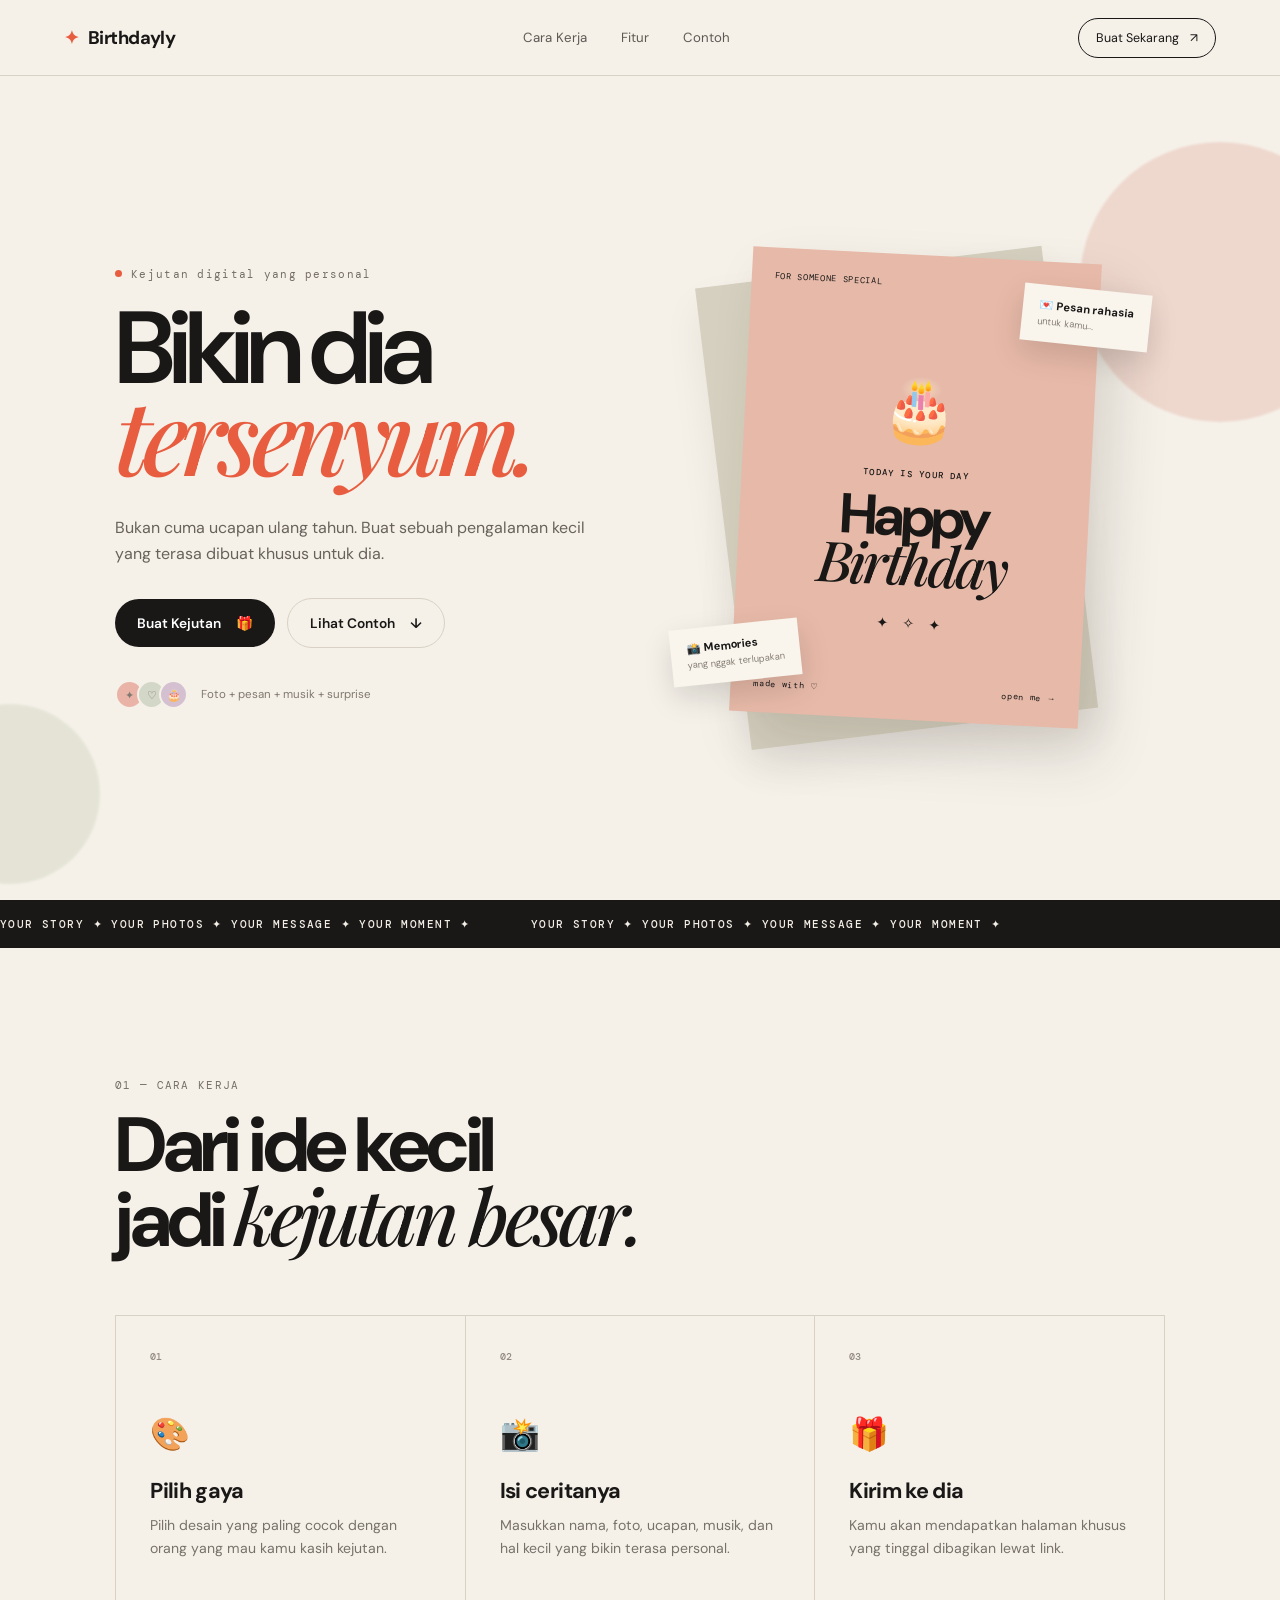
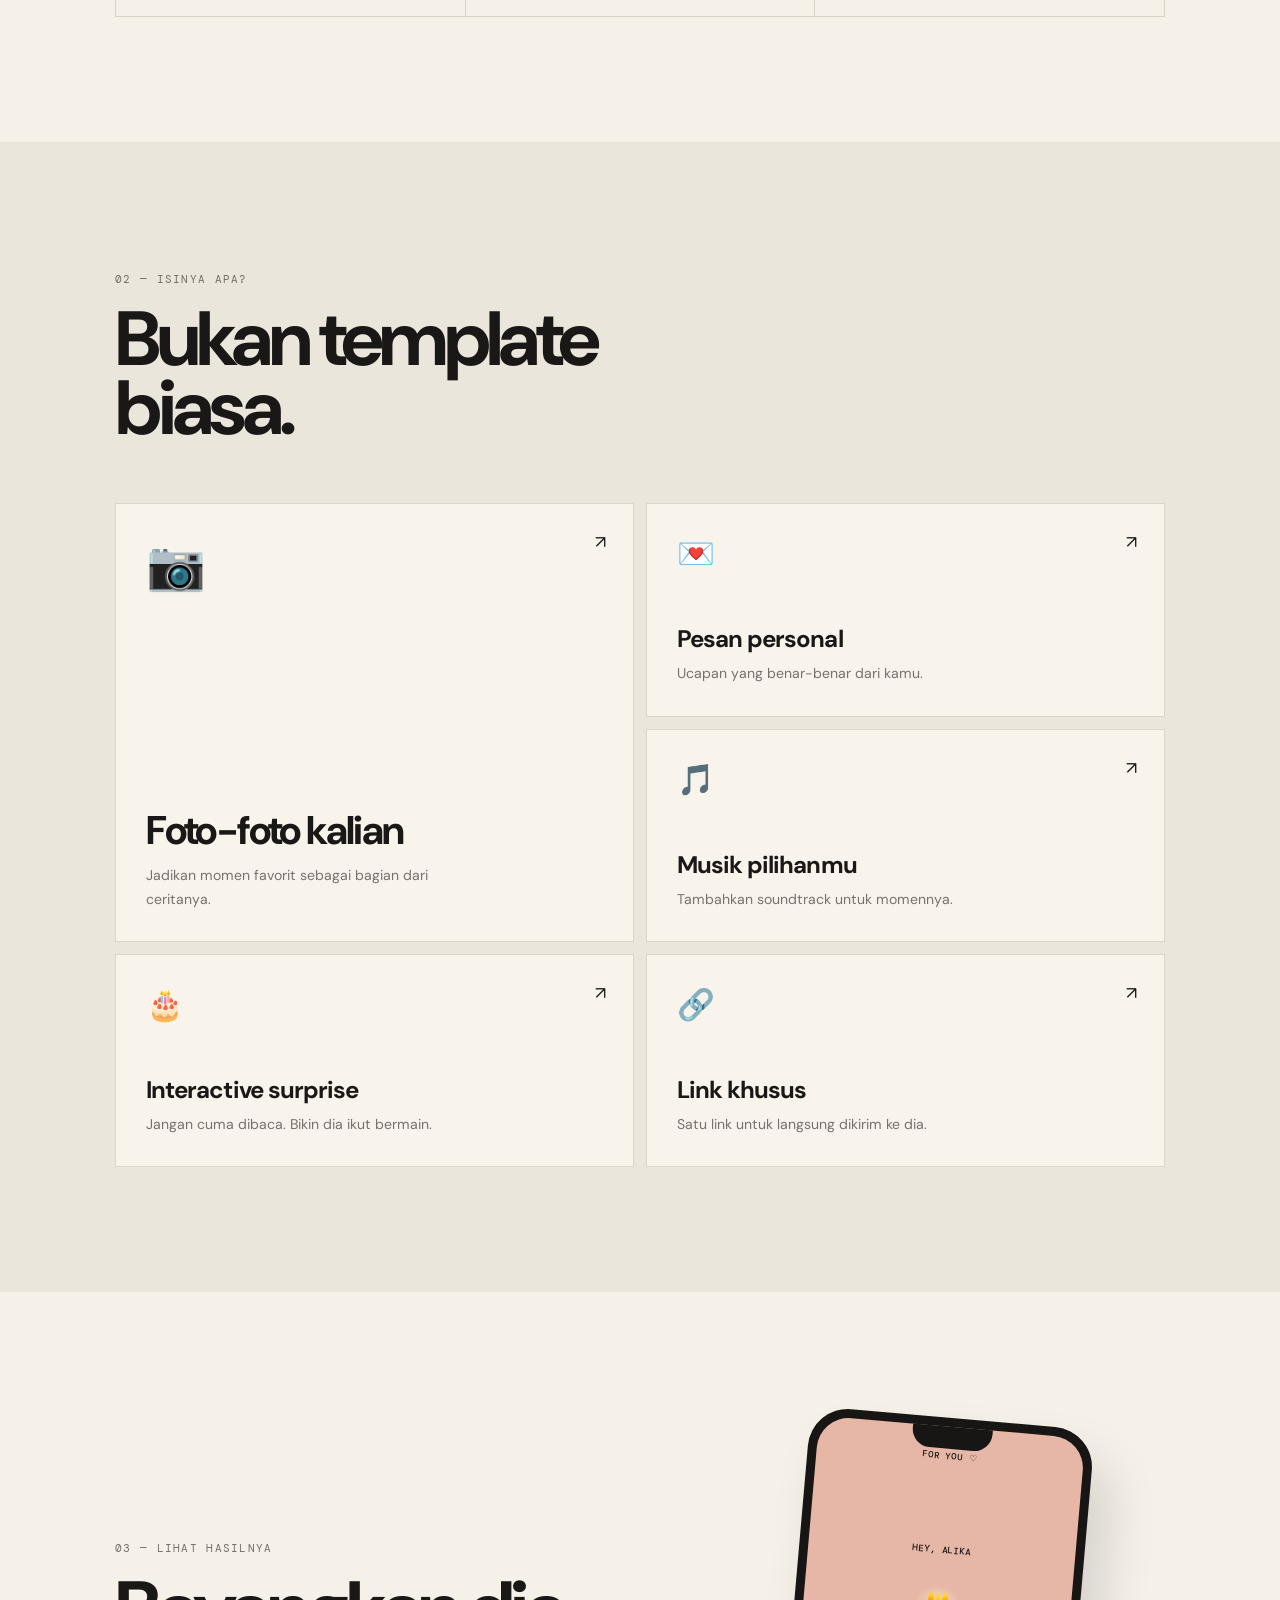
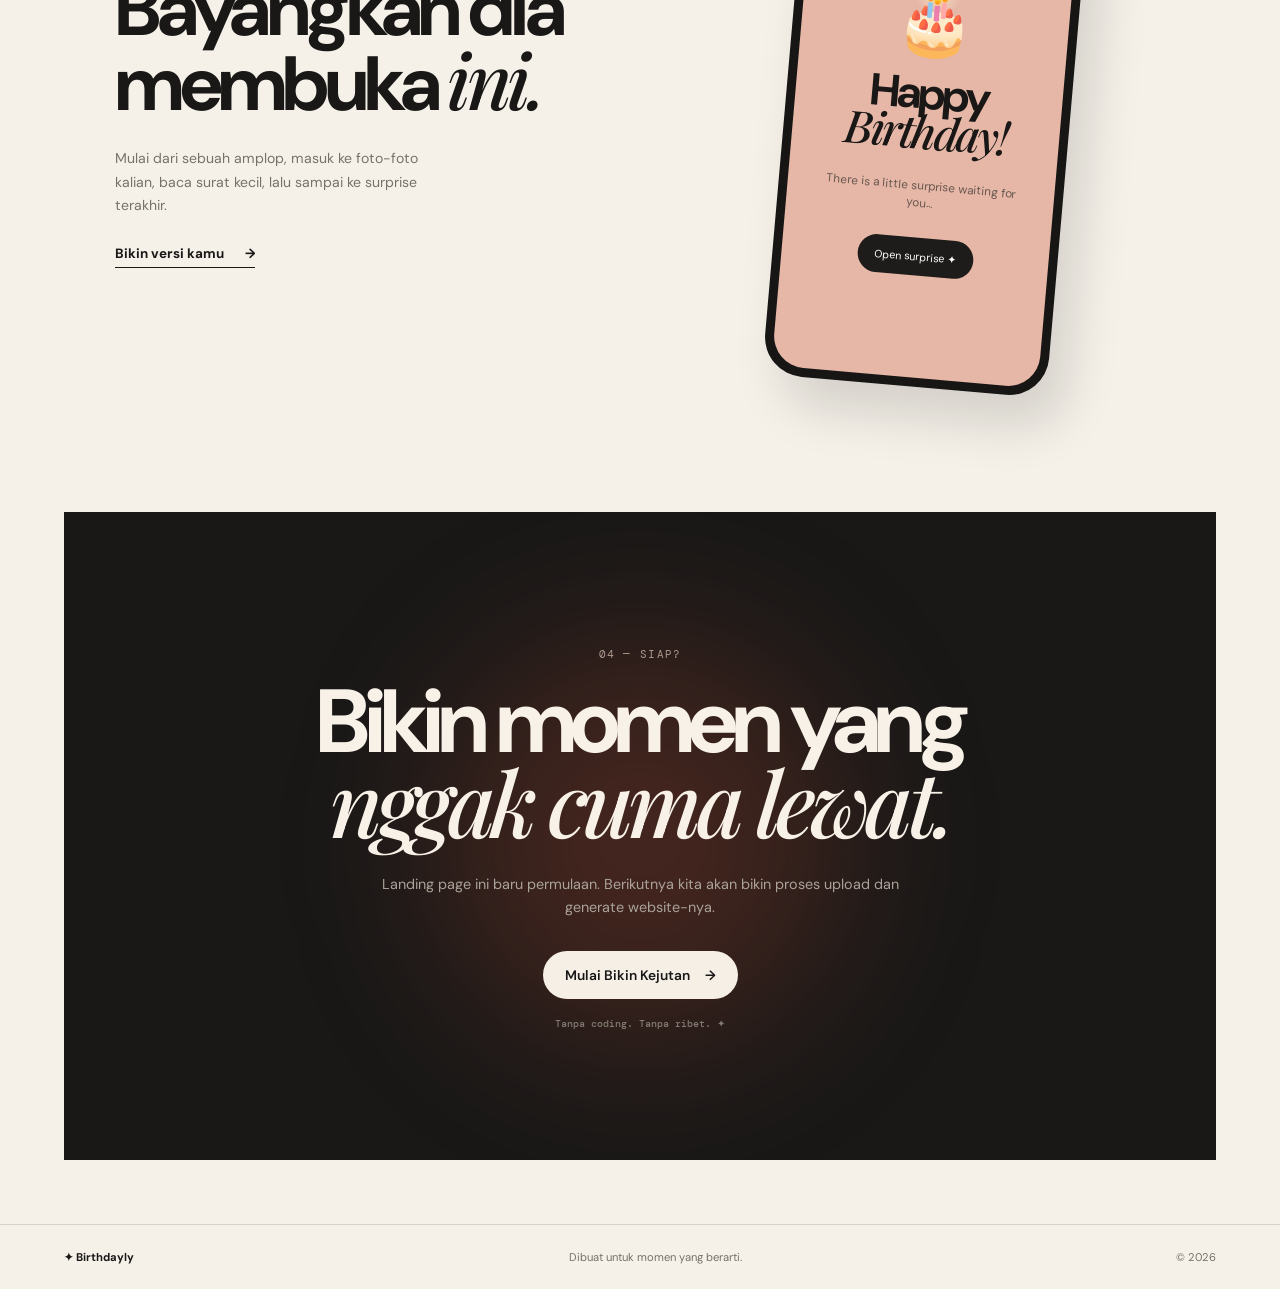
<file: index.html>
<!DOCTYPE html>
<html lang="id">
<head>
  <meta charset="UTF-8">
  <meta name="viewport" content="width=device-width, initial-scale=1.0">
  <meta name="description" content="Birthdayly — buat kejutan ulang tahun interaktif yang personal.">
  <title>Birthdayly — Bukan Sekadar Ucapan</title>
  <link rel="stylesheet" href="style.css">
</head>
<body>
  <div class="cursor-glow"></div>
  <nav class="navbar">
    <a class="logo" href="#home"><span>✦</span> Birthdayly</a>
    <div class="nav-links">
      <a href="#cara">Cara Kerja</a>
      <a href="#fitur">Fitur</a>
      <a href="#contoh">Contoh</a>
    </div>
    <a class="nav-cta" href="#buat">Buat Sekarang <span>↗</span></a>
  </nav>

  <main>
    <section class="hero" id="home">
      <div class="hero-orb orb-1"></div>
      <div class="hero-orb orb-2"></div>
      <div class="hero-content reveal">
        <div class="eyebrow"><span class="dot"></span> Kejutan digital yang personal</div>
        <h1>Bikin dia<br><em>tersenyum.</em></h1>
        <p class="hero-copy">Bukan cuma ucapan ulang tahun. Buat sebuah pengalaman kecil yang terasa dibuat khusus untuk dia.</p>
        <div class="hero-actions">
          <a href="create.html" class="btn btn-primary">Buat Kejutan <span>🎁</span></a>
          <a href="#contoh" class="btn btn-ghost">Lihat Contoh <span>↓</span></a>
        </div>
        <div class="mini-proof">
          <div class="avatars"><span>✦</span><span>♡</span><span>🎂</span></div>
          <span>Foto + pesan + musik + surprise</span>
        </div>
      </div>

      <div class="hero-preview reveal">
        <div class="float-card card-back"></div>
        <div class="birthday-card">
          <div class="card-top">
            <span>FOR SOMEONE SPECIAL</span>
            <span>01 / 01</span>
          </div>
          <div class="card-center">
            <div class="cake">🎂</div>
            <p class="tiny">TODAY IS YOUR DAY</p>
            <h2>Happy<br><i>Birthday</i></h2>
            <div class="sparkles">✦　✧　✦</div>
          </div>
          <div class="card-bottom">
            <span>made with ♡</span>
            <span>open me →</span>
          </div>
        </div>
        <div class="floating-note note-one">💌 <b>Pesan rahasia</b><br><small>untuk kamu...</small></div>
        <div class="floating-note note-two">📸 <b>Memories</b><br><small>yang nggak terlupakan</small></div>
      </div>
    </section>

    <section class="marquee">
      <div class="marquee-track">
        <span>YOUR STORY ✦ YOUR PHOTOS ✦ YOUR MESSAGE ✦ YOUR MOMENT ✦</span>
        <span>YOUR STORY ✦ YOUR PHOTOS ✦ YOUR MESSAGE ✦ YOUR MOMENT ✦</span>
      </div>
    </section>

    <section class="section how" id="cara">
      <div class="section-heading reveal">
        <span class="section-label">01 — CARA KERJA</span>
        <h2>Dari ide kecil<br>jadi <i>kejutan besar.</i></h2>
      </div>
      <div class="steps">
        <article class="step reveal"><div class="step-number">01</div><div class="step-icon">🎨</div><h3>Pilih gaya</h3><p>Pilih desain yang paling cocok dengan orang yang mau kamu kasih kejutan.</p></article>
        <article class="step reveal"><div class="step-number">02</div><div class="step-icon">📸</div><h3>Isi ceritanya</h3><p>Masukkan nama, foto, ucapan, musik, dan hal kecil yang bikin terasa personal.</p></article>
        <article class="step reveal"><div class="step-number">03</div><div class="step-icon">🎁</div><h3>Kirim ke dia</h3><p>Kamu akan mendapatkan halaman khusus yang tinggal dibagikan lewat link.</p></article>
      </div>
    </section>

    <section class="section features" id="fitur">
      <div class="section-heading reveal">
        <span class="section-label">02 — ISINYA APA?</span>
        <h2>Bukan template<br>biasa.</h2>
      </div>
      <div class="feature-grid">
        <article class="feature feature-large reveal"><span class="feature-icon">📷</span><div><h3>Foto-foto kalian</h3><p>Jadikan momen favorit sebagai bagian dari ceritanya.</p></div><span class="feature-arrow">↗</span></article>
        <article class="feature reveal"><span class="feature-icon">💌</span><h3>Pesan personal</h3><p>Ucapan yang benar-benar dari kamu.</p><span class="feature-arrow">↗</span></article>
        <article class="feature reveal"><span class="feature-icon">🎵</span><h3>Musik pilihanmu</h3><p>Tambahkan soundtrack untuk momennya.</p><span class="feature-arrow">↗</span></article>
        <article class="feature reveal"><span class="feature-icon">🎂</span><h3>Interactive surprise</h3><p>Jangan cuma dibaca. Bikin dia ikut bermain.</p><span class="feature-arrow">↗</span></article>
        <article class="feature reveal"><span class="feature-icon">🔗</span><h3>Link khusus</h3><p>Satu link untuk langsung dikirim ke dia.</p><span class="feature-arrow">↗</span></article>
      </div>
    </section>

    <section class="section example" id="contoh">
      <div class="example-copy reveal">
        <span class="section-label">03 — LIHAT HASILNYA</span>
        <h2>Bayangkan dia<br>membuka <i>ini.</i></h2>
        <p>Mulai dari sebuah amplop, masuk ke foto-foto kalian, baca surat kecil, lalu sampai ke surprise terakhir.</p>
        <a href="#buat" class="text-link">Bikin versi kamu <span>→</span></a>
      </div>
      <div class="phone-wrap reveal">
        <div class="phone">
          <div class="phone-speaker"></div>
          <div class="phone-screen">
            <div class="screen-top">FOR YOU ♡</div>
            <div class="screen-content">
              <span class="screen-eyebrow">HEY, ALIKA</span>
              <div class="screen-cake">🎂</div>
              <h3>Happy<br><i>Birthday!</i></h3>
              <p>There is a little surprise waiting for you...</p>
              <button class="screen-button" id="surpriseBtn">Open surprise ✦</button>
            </div>
          </div>
        </div>
      </div>
    </section>

    <section class="cta" id="buat">
      <div class="cta-glow"></div>
      <span class="section-label">04 — SIAP?</span>
      <h2>Bikin momen yang<br><i>nggak cuma lewat.</i></h2>
      <p>Landing page ini baru permulaan. Berikutnya kita akan bikin proses upload dan generate website-nya.</p>
      <button class="btn btn-light" id="startBtn">Mulai Bikin Kejutan <span>→</span></button>
      <div class="cta-note">Tanpa coding. Tanpa ribet. ✦</div>
    </section>
  </main>

  <footer><div>✦ Birthdayly</div><span>Dibuat untuk momen yang berarti.</span><span>© <span id="year"></span></span></footer>

  <div class="toast" id="toast">🚧 Fitur berikutnya sedang kita bangun...</div>
  <script src="script.js"></script>
</body>
</html>
</file>
<file: style.css>
@import url('https://fonts.googleapis.com/css2?family=DM+Mono:wght@400;500&family=DM+Sans:wght@400;500;600;700&family=Playfair+Display:ital,wght@0,500;0,600;1,500;1,600&display=swap');

:root{--bg:#f5f1e9;--ink:#191817;--muted:#77716a;--line:#d8d1c6;--accent:#e85d3f;--dark:#1d1c1a;--cream:#f8f4ec}
*{box-sizing:border-box;margin:0;padding:0}html{scroll-behavior:smooth}body{font-family:'DM Sans',sans-serif;background:var(--bg);color:var(--ink);overflow-x:hidden}a{text-decoration:none;color:inherit}button{font:inherit;border:0;cursor:pointer}
.navbar{height:76px;border-bottom:1px solid var(--line);display:flex;align-items:center;justify-content:space-between;padding:0 5vw;position:sticky;top:0;background:rgba(245,241,233,.88);backdrop-filter:blur(14px);z-index:20}.logo{font-weight:700;font-size:1.15rem;letter-spacing:-.03em}.logo span{color:var(--accent);margin-right:6px}.nav-links{display:flex;gap:34px;font-size:.83rem;color:#5e5953}.nav-links a:hover{color:var(--ink)}.nav-cta{font-size:.78rem;border:1px solid var(--ink);padding:11px 17px;border-radius:99px}.nav-cta span{margin-left:8px}
.hero{min-height:calc(100vh - 76px);display:grid;grid-template-columns:1.05fr .95fr;align-items:center;padding:7vw 9vw;position:relative;overflow:hidden}.hero-content{position:relative;z-index:2}.eyebrow,.section-label{font-family:'DM Mono',monospace;font-size:.67rem;letter-spacing:.12em;color:#746d65}.eyebrow{display:flex;align-items:center;gap:9px;margin-bottom:25px}.dot{width:7px;height:7px;border-radius:50%;background:var(--accent);display:inline-block}.hero h1{font-size:clamp(4.2rem,8vw,8.5rem);line-height:.83;letter-spacing:-.07em;font-weight:600}.hero h1 em,.section-heading h2 i,.example-copy h2 i,.cta h2 i{font-family:'Playfair Display',serif;font-weight:500}.hero h1 em{color:var(--accent)}.hero-copy{max-width:470px;color:#68625b;line-height:1.65;margin:31px 0}.hero-actions{display:flex;gap:12px;align-items:center}.btn{display:inline-flex;align-items:center;justify-content:center;gap:15px;border-radius:999px;padding:15px 22px;font-weight:600;font-size:.86rem;transition:.25s ease}.btn-primary{background:var(--ink);color:white}.btn-primary:hover{transform:translateY(-3px);box-shadow:0 12px 25px #0002}.btn-ghost{border:1px solid var(--line);background:transparent}.btn-ghost:hover{background:white}.mini-proof{display:flex;align-items:center;gap:13px;margin-top:32px;color:#817970;font-size:.72rem}.avatars{display:flex}.avatars span{width:29px;height:29px;border:2px solid var(--bg);border-radius:50%;background:#dfd8cb;display:grid;place-items:center;margin-left:-7px;font-size:.7rem}.avatars span:first-child{margin-left:0;background:#e9b4a7}.avatars span:nth-child(2){background:#d3d7c8}.avatars span:nth-child(3){background:#d4c0d0}
.hero-preview{height:570px;position:relative;display:grid;place-items:center}.birthday-card{width:min(350px,70%);aspect-ratio:3/4;position:relative;z-index:3;background:#e7b9a8;padding:23px;box-shadow:20px 28px 55px #30251d25;transform:rotate(3deg);animation:float 5s ease-in-out infinite}.card-back{position:absolute;width:min(350px,70%);aspect-ratio:3/4;background:#d5d0bf;transform:rotate(-7deg) translate(-20px,8px);box-shadow:0 20px 40px #0001}.card-top,.card-bottom{display:flex;justify-content:space-between;font-family:'DM Mono';font-size:.53rem;letter-spacing:.08em}.card-center{text-align:center;position:absolute;inset:25% 10%}.cake{font-size:3.8rem;margin-bottom:18px}.tiny{font:500 .55rem 'DM Mono';letter-spacing:.14em}.card-center h2{font-size:3.5rem;line-height:.82;letter-spacing:-.06em;margin:14px 0}.card-center h2 i{font-family:'Playfair Display';font-weight:500}.sparkles{font-size:.9rem;margin-top:25px}.card-bottom{position:absolute;bottom:23px;left:23px;right:23px}.floating-note{position:absolute;background:#f9f5ed;padding:13px 16px;box-shadow:0 12px 30px #0002;font-size:.7rem;line-height:1.4;z-index:5}.floating-note small{color:#847c73}.note-one{top:15%;right:3%;transform:rotate(6deg)}.note-two{bottom:16%;left:1%;transform:rotate(-6deg)}.hero-orb{position:absolute;border-radius:50%;filter:blur(1px);opacity:.55}.orb-1{width:280px;height:280px;background:#e9c3b7;right:-80px;top:8%}.orb-2{width:180px;height:180px;background:#d7d9c8;left:-80px;bottom:2%}
.marquee{background:var(--ink);color:#f3eee5;padding:17px 0;overflow:hidden;font:500 .68rem 'DM Mono';letter-spacing:.13em}.marquee-track{display:flex;width:max-content;animation:marquee 22s linear infinite}.marquee-track span{padding-right:60px}
.section{padding:125px 9vw}.section-heading{max-width:700px;margin-bottom:60px}.section-heading h2{font-size:clamp(3rem,6vw,6rem);line-height:.9;letter-spacing:-.06em;margin-top:17px}.steps{display:grid;grid-template-columns:repeat(3,1fr);gap:1px;background:var(--line);border:1px solid var(--line)}.step{background:var(--bg);padding:34px;min-height:300px;position:relative}.step-number{font:500 .65rem 'DM Mono';color:#918980}.step-icon{font-size:2rem;margin:50px 0 22px}.step h3{font-size:1.35rem;letter-spacing:-.03em;margin-bottom:9px}.step p,.feature p,.example-copy p{color:var(--muted);line-height:1.65;font-size:.88rem;max-width:330px}
.features{background:#ebe6dc}.feature-grid{display:grid;grid-template-columns:repeat(2,1fr);gap:12px}.feature{background:var(--cream);padding:30px;min-height:210px;position:relative;border:1px solid #ddd5c9}.feature-large{grid-row:span 2;min-height:432px;display:flex;flex-direction:column;justify-content:space-between}.feature-icon{font-size:1.9rem;display:block;margin-bottom:50px}.feature h3{font-size:1.5rem;letter-spacing:-.04em;margin-bottom:8px}.feature-arrow{position:absolute;right:27px;top:27px;font-size:1.1rem}.feature-large .feature-icon{font-size:3rem}.feature-large h3{font-size:2.5rem}
.example{display:grid;grid-template-columns:1fr 1fr;align-items:center;gap:8vw}.example-copy h2{font-size:clamp(3rem,6vw,6rem);line-height:.9;letter-spacing:-.06em;margin:18px 0 28px}.text-link{display:inline-block;margin-top:28px;font-weight:700;border-bottom:1px solid var(--ink);padding-bottom:5px;font-size:.84rem}.text-link span{margin-left:18px}.phone-wrap{display:flex;justify-content:center}.phone{width:285px;height:570px;background:#171615;border-radius:40px;padding:9px;box-shadow:20px 30px 50px #0002;transform:rotate(5deg)}.phone-speaker{width:80px;height:22px;background:#171615;border-radius:0 0 18px 18px;position:absolute;left:50%;transform:translateX(-50%);z-index:2}.phone-screen{height:100%;border-radius:32px;overflow:hidden;background:#e6b7a6}.screen-top{text-align:center;padding:23px 0 0;font:500 .55rem 'DM Mono';letter-spacing:.1em}.screen-content{height:90%;display:flex;flex-direction:column;align-items:center;justify-content:center;text-align:center;padding:30px}.screen-eyebrow{font:500 .58rem 'DM Mono';letter-spacing:.1em}.screen-cake{font-size:4rem;margin:25px 0 13px}.screen-content h3{font-size:2.8rem;line-height:.82;letter-spacing:-.06em}.screen-content h3 i{font-family:'Playfair Display';font-weight:500}.screen-content p{font-size:.73rem;line-height:1.5;color:#66564f;margin:25px 0}.screen-button{background:#1d1c1a;color:#fff;border-radius:99px;padding:12px 17px;font-size:.67rem}.screen-button:hover{transform:scale(1.04)}
.cta{margin:0 5vw 5vw;padding:130px 8vw;text-align:center;background:var(--ink);color:#f7f1e7;position:relative;overflow:hidden}.cta .section-label{color:#a9a095}.cta h2{font-size:clamp(3.2rem,7vw,7rem);line-height:.88;letter-spacing:-.065em;margin:20px auto 25px;position:relative}.cta p{max-width:550px;margin:0 auto 32px;color:#aaa39a;line-height:1.6;font-size:.9rem;position:relative}.btn-light{background:#f5efe6;color:var(--ink);position:relative}.btn-light:hover{transform:translateY(-3px)}.cta-note{font:500 .62rem 'DM Mono';color:#827b72;margin-top:18px;position:relative}.cta-glow{width:400px;height:400px;border-radius:50%;background:#e85d3f33;filter:blur(80px);position:absolute;left:50%;top:20%;transform:translateX(-50%)}
footer{border-top:1px solid var(--line);padding:25px 5vw;display:flex;justify-content:space-between;color:#777069;font-size:.7rem}footer div{font-weight:700;color:var(--ink)}
.toast{position:fixed;left:50%;bottom:28px;transform:translate(-50%,20px);background:var(--ink);color:#fff;padding:13px 18px;border-radius:99px;font-size:.75rem;opacity:0;pointer-events:none;transition:.3s;z-index:50;box-shadow:0 10px 30px #0003}.toast.show{opacity:1;transform:translate(-50%,0)}
.reveal{opacity:0;transform:translateY(25px);transition:opacity .7s ease,transform .7s ease}.reveal.visible{opacity:1;transform:translateY(0)}
@keyframes float{0%,100%{transform:rotate(3deg) translateY(0)}50%{transform:rotate(3deg) translateY(-12px)}}@keyframes marquee{to{transform:translateX(-50%)}}
@media(max-width:800px){.nav-links{display:none}.navbar{padding:0 6vw}.nav-cta{padding:9px 13px}.hero{grid-template-columns:1fr;padding:70px 7vw 50px}.hero h1{font-size:clamp(4rem,18vw,7rem)}.hero-preview{height:510px;margin-top:30px}.floating-note{display:none}.birthday-card,.card-back{width:270px}.section{padding:90px 7vw}.steps,.feature-grid,.example{grid-template-columns:1fr}.feature-large{grid-row:auto;min-height:300px}.feature-large h3{font-size:2rem}.example{gap:60px}.phone{width:260px;height:520px}.cta{margin:0 3vw 3vw;padding:100px 7vw}footer{gap:15px;flex-wrap:wrap}.mini-proof{margin-bottom:10px}}
</file>
